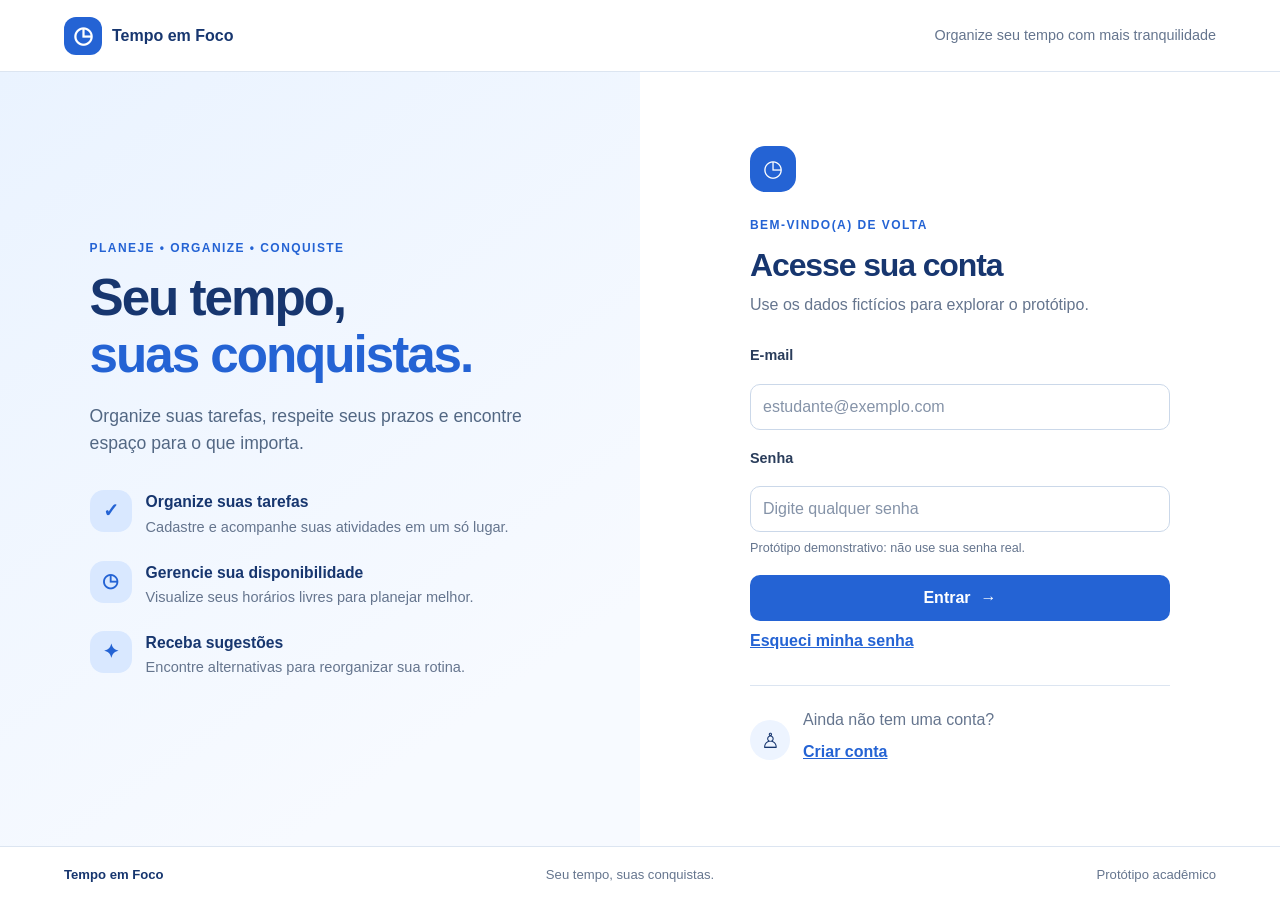
<file: index.html>
<!DOCTYPE html>
<html lang="pt-BR">
<head>
  <meta charset="UTF-8">
  <meta name="viewport" content="width=device-width, initial-scale=1.0">
  <meta name="description" content="Tempo em Foco: organize tarefas, prazos e disponibilidade.">
  <title>Tempo em Foco | Entrar</title>
  <link rel="stylesheet" href="style.css">
</head>
<body>
  <header class="topbar">
    <a class="brand brand-small" href="index.html">
      <span class="brand-icon">◷</span> Tempo em Foco
    </a>
    <span class="top-note">Organize seu tempo com mais tranquilidade</span>
  </header>

  <main class="login-layout">
    <section class="welcome-panel">
      <div class="eyebrow">PLANEJE • ORGANIZE • CONQUISTE</div>
      <h1>Seu tempo,<br><span>suas conquistas.</span></h1>
      <p class="lead">
        Organize suas tarefas, respeite seus prazos e encontre espaço para o que importa.
      </p>

      <div class="feature-list">
        <article class="feature">
          <span class="feature-icon">✓</span>
          <div>
            <h2>Organize suas tarefas</h2>
            <p>Cadastre e acompanhe suas atividades em um só lugar.</p>
          </div>
        </article>

        <article class="feature">
          <span class="feature-icon">◷</span>
          <div>
            <h2>Gerencie sua disponibilidade</h2>
            <p>Visualize seus horários livres para planejar melhor.</p>
          </div>
        </article>

        <article class="feature">
          <span class="feature-icon">✦</span>
          <div>
            <h2>Receba sugestões</h2>
            <p>Encontre alternativas para reorganizar sua rotina.</p>
          </div>
        </article>
      </div>
    </section>

    <section class="login-panel" aria-labelledby="login-title">
      <div class="login-card">
        <div class="mini-logo">◷</div>
        <p class="eyebrow">BEM-VINDO(A) DE VOLTA</p>
        <h2 id="login-title">Acesse sua conta</h2>
        <p class="muted">Use os dados fictícios para explorar o protótipo.</p>

        <form id="login-form">
          <label for="email">E-mail</label>
          <input
            id="email"
            name="email"
            type="email"
            autocomplete="username"
            placeholder="estudante@exemplo.com"
            required
          >

          <label for="senha">Senha</label>
          <input
            id="senha"
            name="senha"
            type="password"
            autocomplete="current-password"
            placeholder="Digite qualquer senha"
            required
          >

          <p class="form-hint">Protótipo demonstrativo: não use sua senha real.</p>

          <p id="login-error" class="error-message" role="alert" hidden>
            Preencha um e-mail válido e uma senha para continuar.
          </p>

          <button class="button button-primary button-full" type="submit">
            Entrar <span aria-hidden="true">→</span>
          </button>
        </form>

        <button class="text-button" type="button" id="forgot-button">
          Esqueci minha senha
        </button>

        <p id="forgot-message" class="inline-message" role="status" hidden>
          Recuperação de senha não implementada neste protótipo.
        </p>

        <div class="login-bottom">
          <span class="avatar-icon" aria-hidden="true">♙</span>
          <div>
            <span class="muted">Ainda não tem uma conta?</span><br>
            <button class="link-button" id="signup-button" type="button">
              Criar conta
            </button>
          </div>
        </div>

        <p id="signup-message" class="inline-message" role="status" hidden>
          O cadastro de usuários será implementado em uma etapa futura.
        </p>
      </div>
    </section>
  </main>

  <footer class="footer">
    <span>Tempo em Foco</span>
    <span>Seu tempo, suas conquistas.</span>
    <span>Protótipo acadêmico</span>
  </footer>

  <script>
    const form = document.getElementById('login-form');

    form.addEventListener('submit', (event) => {
      event.preventDefault();

      if (!form.reportValidity()) {
        document.getElementById('login-error').hidden = false;
        return;
      }

      // Demonstração: não autentica usuários reais.
      window.location.href = 'tarefas.html';
    });

    document.getElementById('forgot-button').addEventListener('click', () => {
      document.getElementById('forgot-message').hidden = false;
    });

    document.getElementById('signup-button').addEventListener('click', () => {
      document.getElementById('signup-message').hidden = false;
    });
  </script>
</body>
</html>
</file>
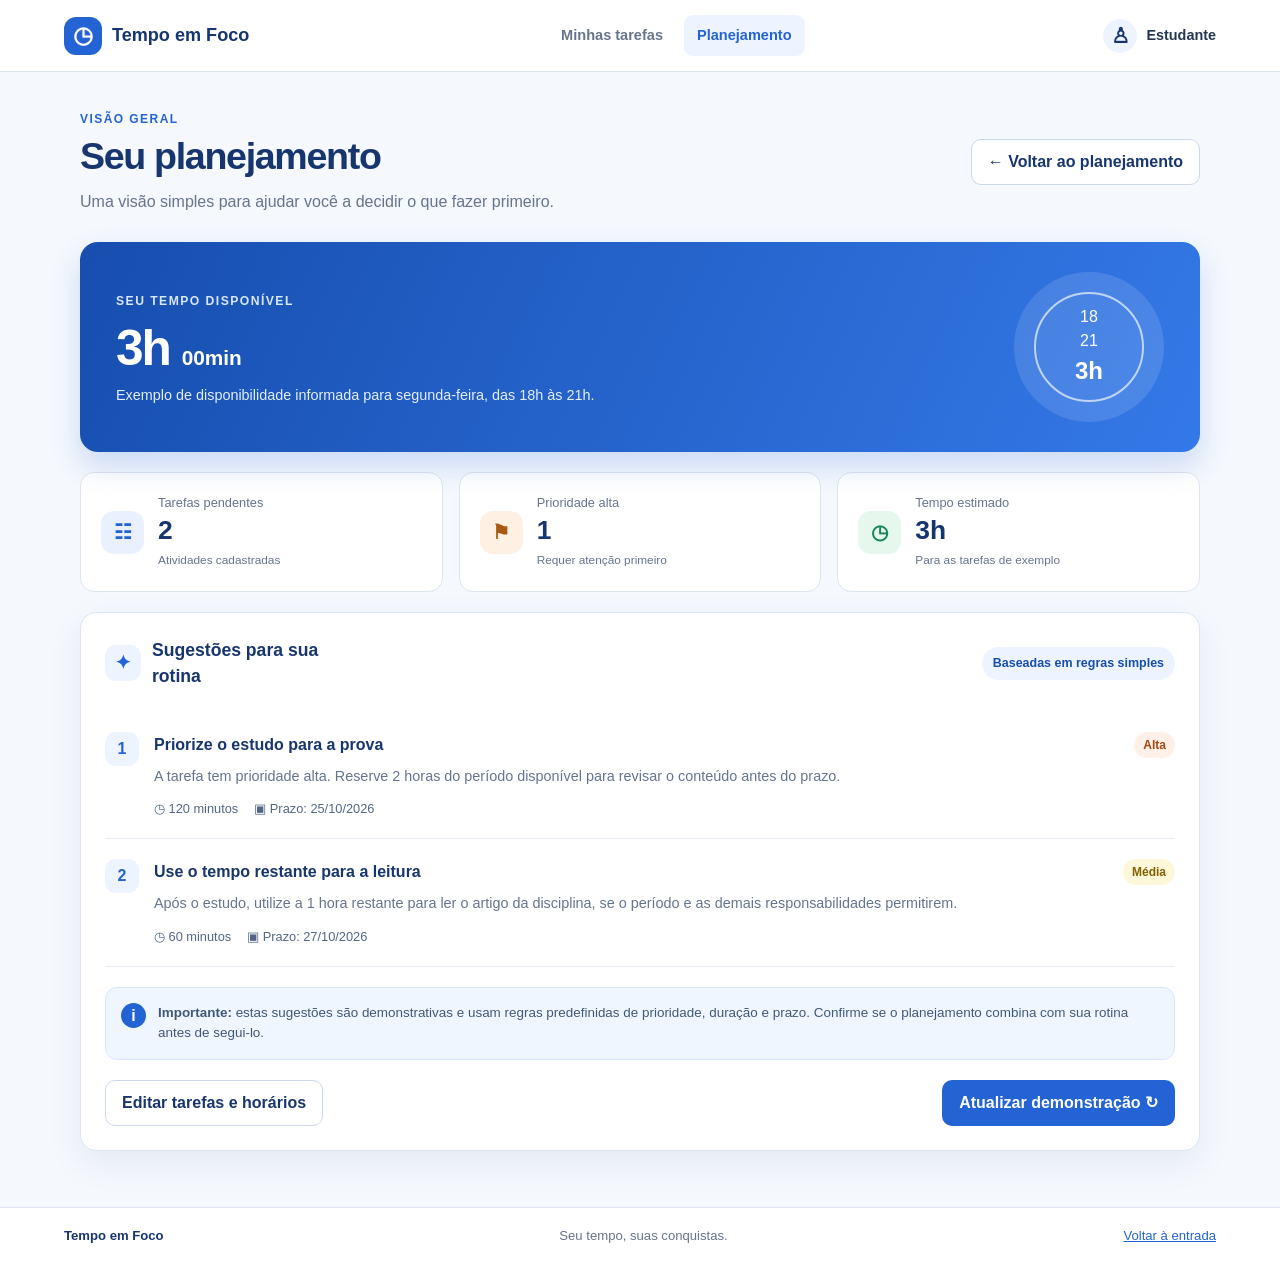
<file: sugestoes.html>
<!DOCTYPE html>
<html lang="pt-BR">
<head>
  <meta charset="UTF-8">
  <meta name="viewport" content="width=device-width, initial-scale=1.0">
  <meta name="description" content="Veja uma demonstração de planejamento e sugestões de tarefas.">
  <title>Tempo em Foco | Planejamento</title>
  <link rel="stylesheet" href="style.css">
</head>
<body>
  <header class="app-header">
    <a class="brand" href="index.html">
      <span class="brand-icon">◷</span> Tempo em Foco
    </a>

    <nav class="main-nav" aria-label="Navegação principal">
      <a class="nav-link" href="tarefas.html">Minhas tarefas</a>
      <a class="nav-link active" href="sugestoes.html" aria-current="page">Planejamento</a>
    </nav>

    <a class="profile-pill" href="index.html">
      <span class="avatar-icon">♙</span>
      <span>Estudante</span>
    </a>
  </header>

  <main class="page-shell">
    <div class="page-heading">
      <div>
        <p class="eyebrow">VISÃO GERAL</p>
        <h1>Seu planejamento</h1>
        <p class="muted">Uma visão simples para ajudar você a decidir o que fazer primeiro.</p>
      </div>
      <a class="button button-secondary" href="tarefas.html">
        ← Voltar ao planejamento
      </a>
    </div>

    <section class="welcome-summary">
      <div>
        <span class="summary-kicker">SEU TEMPO DISPONÍVEL</span>
        <div class="time-amount">3h <span>00min</span></div>
        <p>Exemplo de disponibilidade informada para segunda-feira, das 18h às 21h.</p>
      </div>

      <div class="summary-graphic" aria-hidden="true">
        <div class="clock-face">
          <span>18</span>
          <span>21</span>
          <b>3h</b>
        </div>
      </div>
    </section>

    <section class="stats-grid" aria-label="Resumo das tarefas">
      <article class="stat-card">
        <span class="stat-icon blue">☷</span>
        <div>
          <p>Tarefas pendentes</p>
          <strong>2</strong>
          <small>Atividades cadastradas</small>
        </div>
      </article>

      <article class="stat-card">
        <span class="stat-icon orange">⚑</span>
        <div>
          <p>Prioridade alta</p>
          <strong>1</strong>
          <small>Requer atenção primeiro</small>
        </div>
      </article>

      <article class="stat-card">
        <span class="stat-icon green">◷</span>
        <div>
          <p>Tempo estimado</p>
          <strong>3h</strong>
          <small>Para as tarefas de exemplo</small>
        </div>
      </article>
    </section>

    <section class="panel" aria-labelledby="suggestion-title">
      <div class="panel-heading">
        <div>
          <span class="section-icon">✦</span>
          <h2 id="suggestion-title">Sugestões para sua rotina</h2>
        </div>
        <span class="date-chip">Baseadas em regras simples</span>
      </div>

      <article class="suggestion-card">
        <div class="suggestion-number">1</div>
        <div class="suggestion-content">
          <div class="suggestion-title-row">
            <h3>Priorize o estudo para a prova</h3>
            <span class="priority priority-high">Alta</span>
          </div>
          <p>
            A tarefa tem prioridade alta. Reserve 2 horas do período disponível
            para revisar o conteúdo antes do prazo.
          </p>
          <div class="suggestion-meta">
            <span>◷ 120 minutos</span>
            <span>▣ Prazo: 25/10/2026</span>
          </div>
        </div>
      </article>

      <article class="suggestion-card">
        <div class="suggestion-number">2</div>
        <div class="suggestion-content">
          <div class="suggestion-title-row">
            <h3>Use o tempo restante para a leitura</h3>
            <span class="priority priority-medium">Média</span>
          </div>
          <p>
            Após o estudo, utilize a 1 hora restante para ler o artigo da
            disciplina, se o período e as demais responsabilidades permitirem.
          </p>
          <div class="suggestion-meta">
            <span>◷ 60 minutos</span>
            <span>▣ Prazo: 27/10/2026</span>
          </div>
        </div>
      </article>

      <div class="notice-box">
        <span class="notice-icon">i</span>
        <p>
          <strong>Importante:</strong> estas sugestões são demonstrativas e usam
          regras predefinidas de prioridade, duração e prazo. Confirme se o
          planejamento combina com sua rotina antes de segui-lo.
        </p>
      </div>

      <div id="action-feedback" class="inline-message" role="status" hidden></div>

      <div class="panel-actions">
        <a class="button button-secondary" href="tarefas.html">
          Editar tarefas e horários
        </a>
        <button class="button button-primary" id="refresh-button" type="button">
          Atualizar demonstração ↻
        </button>
      </div>
    </section>
  </main>

  <footer class="footer">
    <span>Tempo em Foco</span>
    <span>Seu tempo, suas conquistas.</span>
    <a href="index.html">Voltar à entrada</a>
  </footer>

  <script>
    document.getElementById('refresh-button').addEventListener('click', () => {
      const feedback = document.getElementById('action-feedback');

      feedback.textContent =
        'Demonstração atualizada. Para recalcular com outros dados, volte à tela de tarefas e ajuste as informações.';

      feedback.hidden = false;
    });
  </script>
</body>
</html>
</file>
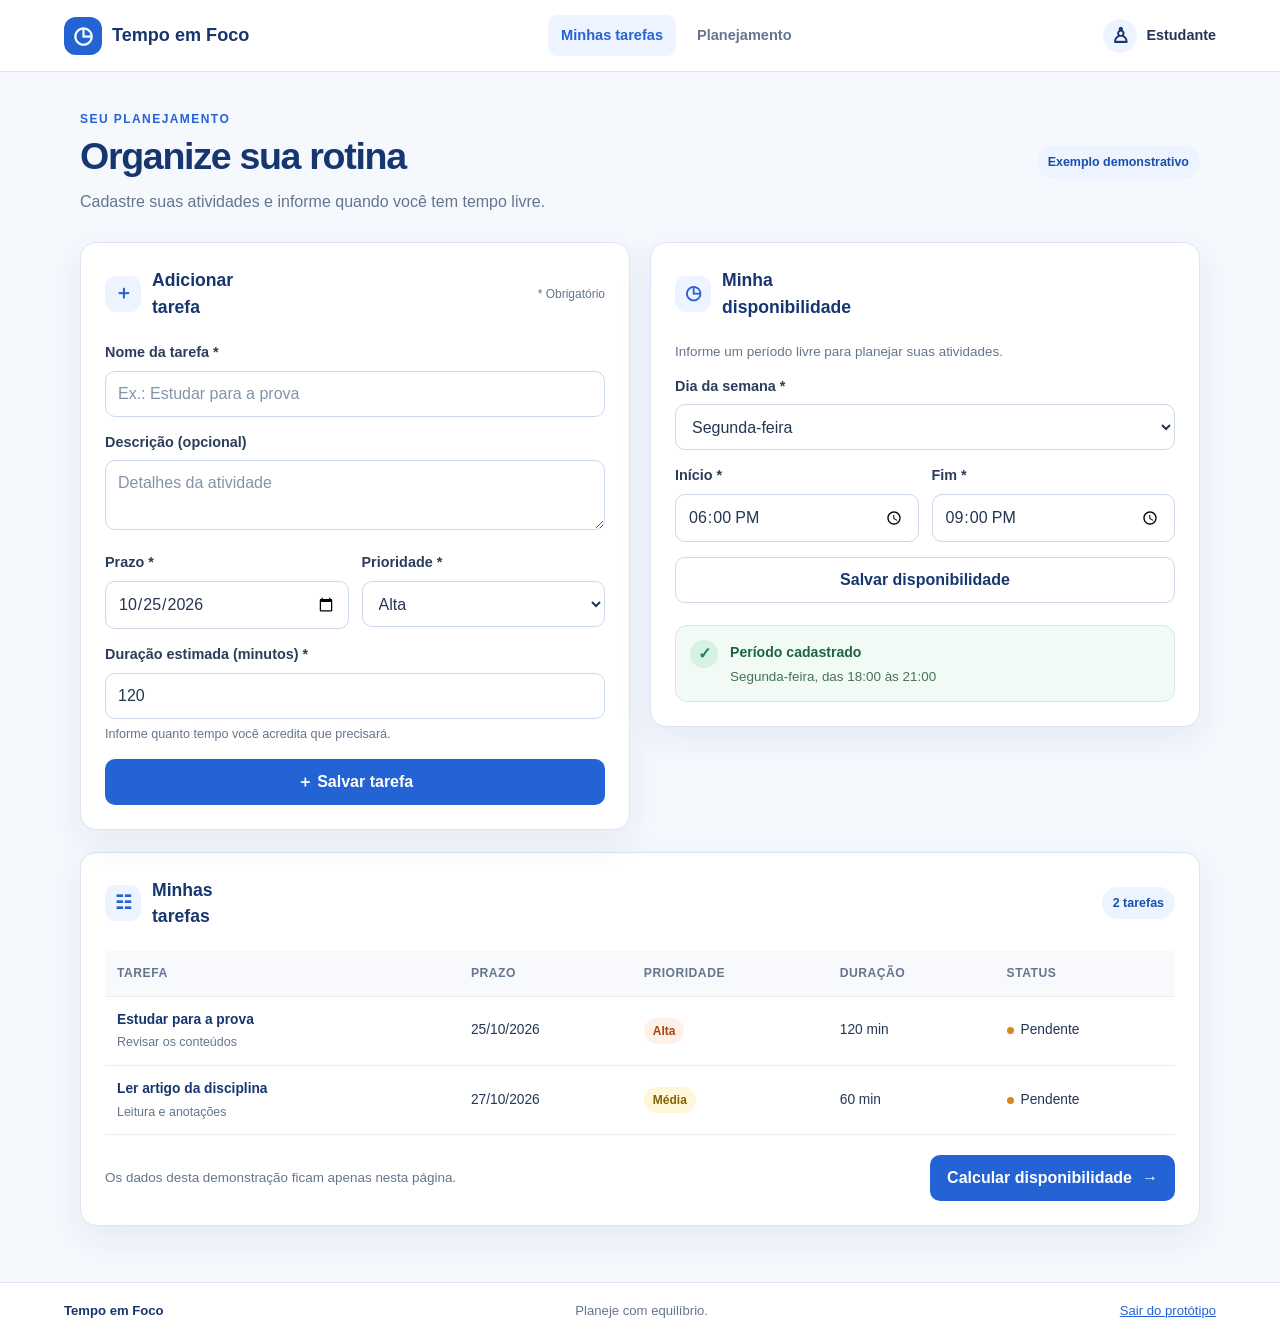
<file: tarefas.html>
<!DOCTYPE html>
<html lang="pt-BR">
<head>
  <meta charset="UTF-8">
  <meta name="viewport" content="width=device-width, initial-scale=1.0">
  <meta name="description" content="Gerencie tarefas e horários disponíveis no Tempo em Foco.">
  <title>Tempo em Foco | Tarefas</title>
  <link rel="stylesheet" href="style.css">
</head>
<body>
  <header class="app-header">
    <a class="brand" href="index.html">
      <span class="brand-icon">◷</span> Tempo em Foco
    </a>

    <nav class="main-nav" aria-label="Navegação principal">
      <a class="nav-link active" href="tarefas.html" aria-current="page">Minhas tarefas</a>
      <a class="nav-link" href="sugestoes.html">Planejamento</a>
    </nav>

    <a class="profile-pill" href="index.html">
      <span class="avatar-icon">♙</span>
      <span>Estudante</span>
    </a>
  </header>

  <main class="page-shell">
    <div class="page-heading">
      <div>
        <p class="eyebrow">SEU PLANEJAMENTO</p>
        <h1>Organize sua rotina</h1>
        <p class="muted">Cadastre suas atividades e informe quando você tem tempo livre.</p>
      </div>
      <span class="date-chip">Exemplo demonstrativo</span>
    </div>

    <div class="content-grid">
      <section class="panel" aria-labelledby="task-form-title">
        <div class="panel-heading">
          <div>
            <span class="section-icon">＋</span>
            <h2 id="task-form-title">Adicionar tarefa</h2>
          </div>
          <span class="required-note">* Obrigatório</span>
        </div>

        <form id="task-form" class="stack-form">
          <div>
            <label for="titulo">Nome da tarefa *</label>
            <input id="titulo" name="titulo" maxlength="150"
              placeholder="Ex.: Estudar para a prova" required>
          </div>

          <div>
            <label for="descricao">Descrição (opcional)</label>
            <textarea id="descricao" name="descricao" rows="2"
              placeholder="Detalhes da atividade"></textarea>
          </div>

          <div class="form-row">
            <div>
              <label for="prazo">Prazo *</label>
              <input id="prazo" name="prazo" type="date"
                value="2026-10-25" required>
            </div>
            <div>
              <label for="prioridade">Prioridade *</label>
              <select id="prioridade" name="prioridade">
                <option value="Alta">Alta</option>
                <option value="Média">Média</option>
                <option value="Baixa">Baixa</option>
              </select>
            </div>
          </div>

          <div>
            <label for="duracao">Duração estimada (minutos) *</label>
            <input id="duracao" name="duracao" type="number"
              min="1" max="1440" value="120" required>
            <small class="field-help">Informe quanto tempo você acredita que precisará.</small>
          </div>

          <button class="button button-primary button-full" type="submit">
            ＋ Salvar tarefa
          </button>

          <p id="task-feedback" class="inline-message" role="status" hidden></p>
        </form>
      </section>

      <section class="panel" aria-labelledby="availability-title">
        <div class="panel-heading">
          <div>
            <span class="section-icon">◷</span>
            <h2 id="availability-title">Minha disponibilidade</h2>
          </div>
        </div>

        <p class="muted small-copy">Informe um período livre para planejar suas atividades.</p>

        <form id="availability-form" class="stack-form">
          <div>
            <label for="dia">Dia da semana *</label>
            <select id="dia" name="dia">
              <option>Segunda-feira</option>
              <option>Terça-feira</option>
              <option>Quarta-feira</option>
              <option>Quinta-feira</option>
              <option>Sexta-feira</option>
              <option>Sábado</option>
              <option>Domingo</option>
            </select>
          </div>

          <div class="form-row">
            <div>
              <label for="inicio">Início *</label>
              <input id="inicio" type="time" value="18:00" required>
            </div>
            <div>
              <label for="fim">Fim *</label>
              <input id="fim" type="time" value="21:00" required>
            </div>
          </div>

          <button class="button button-secondary button-full" type="submit">
            Salvar disponibilidade
          </button>

          <p id="availability-feedback" class="inline-message" role="status" hidden></p>
        </form>

        <div class="availability-summary">
          <span class="summary-icon">✓</span>
          <div>
            <strong>Período cadastrado</strong>
            <p id="availability-summary-text">Segunda-feira, das 18:00 às 21:00</p>
          </div>
        </div>
      </section>
    </div>

    <section class="panel task-list-panel" aria-labelledby="list-title">
      <div class="panel-heading">
        <div>
          <span class="section-icon">☷</span>
          <h2 id="list-title">Minhas tarefas</h2>
        </div>
        <span class="count-chip" id="task-count">2 tarefas</span>
      </div>

      <div class="table-wrap">
        <table>
          <thead>
            <tr>
              <th scope="col">Tarefa</th>
              <th scope="col">Prazo</th>
              <th scope="col">Prioridade</th>
              <th scope="col">Duração</th>
              <th scope="col">Status</th>
            </tr>
          </thead>
          <tbody id="task-list">
            <tr>
              <td>
                <strong>Estudar para a prova</strong>
                <small>Revisar os conteúdos</small>
              </td>
              <td>25/10/2026</td>
              <td><span class="priority priority-high">Alta</span></td>
              <td>120 min</td>
              <td><span class="status-dot"></span>Pendente</td>
            </tr>
            <tr>
              <td>
                <strong>Ler artigo da disciplina</strong>
                <small>Leitura e anotações</small>
              </td>
              <td>27/10/2026</td>
              <td><span class="priority priority-medium">Média</span></td>
              <td>60 min</td>
              <td><span class="status-dot"></span>Pendente</td>
            </tr>
          </tbody>
        </table>
      </div>

      <div class="panel-actions">
        <span class="muted small-copy">Os dados desta demonstração ficam apenas nesta página.</span>
        <a class="button button-primary" href="sugestoes.html">
          Calcular disponibilidade <span aria-hidden="true">→</span>
        </a>
      </div>
    </section>
  </main>

  <footer class="footer">
    <span>Tempo em Foco</span>
    <span>Planeje com equilíbrio.</span>
    <a href="index.html">Sair do protótipo</a>
  </footer>

  <script>
    const taskForm = document.getElementById('task-form');
    const taskList = document.getElementById('task-list');
    let taskCount = 2;

    taskForm.addEventListener('submit', (event) => {
      event.preventDefault();

      if (!taskForm.reportValidity()) return;

      const title = document.getElementById('titulo').value.trim();
      const dateValue = document.getElementById('prazo').value;
      const date = dateValue
        ? new Date(dateValue + 'T12:00:00').toLocaleDateString('pt-BR')
        : 'Sem prazo';
      const priority = document.getElementById('prioridade').value;
      const duration = Number(document.getElementById('duracao').value);

      if (!title || duration < 1) return;

      const row = document.createElement('tr');

      const cell = (content) => {
        const td = document.createElement('td');
        td.textContent = content;
        return td;
      };

      const titleCell = document.createElement('td');
      const strong = document.createElement('strong');
      strong.textContent = title;
      titleCell.appendChild(strong);

      const priorityCell = document.createElement('td');
      const badge = document.createElement('span');
      badge.className = 'priority ' +
        (priority === 'Alta' ? 'priority-high' :
        priority === 'Média' ? 'priority-medium' : 'priority-low');
      badge.textContent = priority;
      priorityCell.appendChild(badge);

      const statusCell = document.createElement('td');
      const dot = document.createElement('span');
      dot.className = 'status-dot';
      statusCell.append(dot, document.createTextNode('Pendente'));

      row.append(
        titleCell,
        cell(date),
        priorityCell,
        cell(duration + ' min'),
        statusCell
      );

      taskList.appendChild(row);
      taskCount++;

      document.getElementById('task-count').textContent =
        taskCount + (taskCount === 1 ? ' tarefa' : ' tarefas');

      const feedback = document.getElementById('task-feedback');
      feedback.textContent = 'Tarefa adicionada à lista de demonstração.';
      feedback.hidden = false;
      taskForm.reset();
    });

    document.getElementById('availability-form').addEventListener('submit', (event) => {
      event.preventDefault();

      const start = document.getElementById('inicio').value;
      const end = document.getElementById('fim').value;
      const feedback = document.getElementById('availability-feedback');

      if (!start || !end || start >= end) {
        feedback.textContent =
          'Informe um horário final posterior ao horário inicial.';
        feedback.className = 'inline-message error-message';
        feedback.hidden = false;
        return;
      }

      const day = document.getElementById('dia').value;

      document.getElementById('availability-summary-text').textContent =
        day + ', das ' + start + ' às ' + end;

      feedback.textContent =
        'Disponibilidade atualizada nesta demonstração.';
      feedback.className = 'inline-message';
      feedback.hidden = false;
    });
  </script>
</body>
</html>
</file>
<file: style.css>
:root {
  --navy: #17366f;
  --blue: #2463d4;
  --blue-dark: #174eaf;
  --blue-soft: #edf4ff;
  --text: #233653;
  --muted: #65758e;
  --border: #dce5f1;
  --surface: #ffffff;
  --page: #f5f8fd;
  --green: #16865d;
  --orange: #a85a13;
  --shadow: 0 12px 34px rgba(32, 67, 125, .08);
}

* {
  box-sizing: border-box;
}

html {
  min-width: 320px;
}

body {
  margin: 0;
  color: var(--text);
  background: var(--page);
  font-family: Inter, Arial, sans-serif;
  line-height: 1.5;
}

a {
  color: var(--blue);
}

button,
input,
textarea,
select {
  font: inherit;
}

:focus-visible {
  outline: 3px solid #e39b25;
  outline-offset: 3px;
}

/* Cabeçalhos e identidade visual */

.topbar,
.app-header {
  min-height: 72px;
  display: flex;
  align-items: center;
  justify-content: space-between;
  gap: 22px;
  padding: 14px clamp(20px, 5vw, 72px);
  background: #fff;
  border-bottom: 1px solid var(--border);
}

.brand {
  display: inline-flex;
  align-items: center;
  gap: 10px;
  color: var(--navy);
  font-size: 1.13rem;
  font-weight: 800;
  text-decoration: none;
  white-space: nowrap;
}

.brand-icon,
.mini-logo {
  display: inline-grid;
  place-items: center;
  width: 38px;
  height: 38px;
  color: #fff;
  background: var(--blue);
  border-radius: 12px;
  font-size: 1.45rem;
}

.brand-small {
  font-size: 1rem;
}

.top-note,
.muted {
  color: var(--muted);
}

.top-note {
  font-size: .9rem;
}

.eyebrow {
  color: var(--blue);
  font-size: .75rem;
  font-weight: 800;
  letter-spacing: .12em;
  margin: 0 0 12px;
}

/* Tela 1: entrada */

.login-layout {
  display: grid;
  grid-template-columns: 1fr 1fr;
  min-height: calc(100vh - 126px);
  background: white;
}

.welcome-panel {
  padding: clamp(38px, 6vw, 82px) clamp(28px, 7vw, 100px);
  background: linear-gradient(145deg, #eaf3ff 0%, #f7faff 80%);
  display: flex;
  flex-direction: column;
  justify-content: center;
}

.welcome-panel h1 {
  color: var(--navy);
  font-size: clamp(2.2rem, 4vw, 3.5rem);
  line-height: 1.12;
  letter-spacing: -.04em;
  margin: 0 0 20px;
}

.welcome-panel h1 span {
  color: var(--blue);
}

.lead {
  color: #526783;
  max-width: 490px;
  font-size: 1.1rem;
  margin: 0 0 34px;
}

.feature-list {
  display: grid;
  gap: 22px;
  max-width: 500px;
}

.feature {
  display: flex;
  align-items: flex-start;
  gap: 14px;
}

.feature-icon {
  display: grid;
  place-items: center;
  flex: 0 0 42px;
  height: 42px;
  border-radius: 14px;
  color: var(--blue);
  background: #d9e8ff;
  font-size: 1.2rem;
  font-weight: 800;
}

.feature h2 {
  font-size: .98rem;
  color: var(--navy);
  margin: 0 0 3px;
}

.feature p {
  margin: 0;
  color: var(--muted);
  font-size: .91rem;
}

.login-panel {
  display: grid;
  place-items: center;
  padding: 42px 24px;
}

.login-card {
  width: min(100%, 420px);
}

.mini-logo {
  width: 46px;
  height: 46px;
  border-radius: 15px;
  margin-bottom: 24px;
}

.login-card h2 {
  font-size: 2rem;
  line-height: 1.2;
  color: var(--navy);
  letter-spacing: -.035em;
  margin: 0 0 9px;
}

.login-card > .muted {
  margin: 0 0 28px;
}

/* Formulários e botões */

label {
  display: block;
  color: #2a3d5b;
  font-size: .9rem;
  font-weight: 700;
  margin: 0 0 7px;
}

input,
textarea,
select {
  width: 100%;
  min-height: 46px;
  border: 1px solid #cbd8e9;
  border-radius: 10px;
  background: #fff;
  padding: 10px 12px;
  color: var(--text);
}

input::placeholder,
textarea::placeholder {
  color: #8593a8;
}

input:focus,
textarea:focus,
select:focus {
  border-color: var(--blue);
  outline: 3px solid #d9e8ff;
}

.login-card form {
  display: grid;
  gap: 10px;
}

.login-card form label:not(:first-child) {
  margin-top: 8px;
}

.form-hint,
.field-help {
  color: var(--muted);
  font-size: .79rem;
  margin: -3px 0 7px;
}

.button {
  min-height: 44px;
  display: inline-flex;
  align-items: center;
  justify-content: center;
  gap: 10px;
  border: 1px solid transparent;
  border-radius: 10px;
  padding: 10px 16px;
  font-weight: 750;
  text-decoration: none;
  cursor: pointer;
  transition: background .15s ease, transform .15s ease;
}

.button:hover {
  transform: translateY(-1px);
}

.button-primary {
  color: white;
  background: var(--blue);
}

.button-primary:hover {
  background: var(--blue-dark);
}

.button-secondary {
  color: var(--navy);
  background: white;
  border-color: #cbd8e9;
}

.button-secondary:hover {
  background: var(--blue-soft);
}

.button-full {
  width: 100%;
}

.text-button,
.link-button {
  display: inline-block;
  width: fit-content;
  border: 0;
  background: transparent;
  color: var(--blue);
  padding: 8px 0;
  text-decoration: underline;
  cursor: pointer;
  font-weight: 650;
}

.login-bottom {
  display: flex;
  align-items: center;
  gap: 13px;
  border-top: 1px solid var(--border);
  margin-top: 24px;
  padding-top: 22px;
}

.avatar-icon {
  display: inline-grid;
  place-items: center;
  width: 40px;
  height: 40px;
  flex: 0 0 40px;
  border-radius: 50%;
  background: var(--blue-soft);
  color: var(--navy);
  font-size: 1.3rem;
}

/* Mensagens de confirmação e erro */

.inline-message,
.error-message {
  padding: 10px 12px;
  border-radius: 9px;
  font-size: .88rem;
  margin: 10px 0 0;
  background: #eaf8f0;
  color: #17633f;
  border: 1px solid #bce7cd;
}

.error-message {
  color: #9c2e2e;
  background: #fff0f0;
  border-color: #f1c4c4;
}

[hidden] {
  display: none !important;
}

/* Navegação das telas 2 e 3 */

.app-header {
  position: sticky;
  top: 0;
  z-index: 5;
}

.main-nav {
  display: flex;
  align-items: center;
  gap: 8px;
}

.nav-link {
  text-decoration: none;
  color: var(--muted);
  padding: 10px 13px;
  border-radius: 9px;
  font-weight: 650;
  font-size: .91rem;
}

.nav-link:hover,
.nav-link.active {
  color: var(--blue);
  background: var(--blue-soft);
}

.profile-pill {
  display: flex;
  align-items: center;
  gap: 9px;
  text-decoration: none;
  color: var(--text);
  font-size: .9rem;
  font-weight: 650;
}

.profile-pill .avatar-icon {
  width: 34px;
  height: 34px;
  flex-basis: 34px;
}

/* Conteúdo geral */

.page-shell {
  width: min(1120px, calc(100% - 40px));
  margin: 0 auto;
  padding: 38px 0 56px;
}

.page-heading {
  display: flex;
  justify-content: space-between;
  align-items: center;
  gap: 24px;
  margin-bottom: 28px;
}

.page-heading h1 {
  color: var(--navy);
  font-size: clamp(1.8rem, 3vw, 2.35rem);
  letter-spacing: -.035em;
  margin: 0 0 6px;
}

.page-heading p {
  margin-top: 0;
  margin-bottom: 0;
}

.date-chip,
.count-chip {
  display: inline-flex;
  align-items: center;
  white-space: nowrap;
  padding: 7px 11px;
  color: var(--blue-dark);
  background: var(--blue-soft);
  border-radius: 999px;
  font-size: .78rem;
  font-weight: 750;
}

/* Cartões e formulários da Tela 2 */

.content-grid {
  display: grid;
  grid-template-columns: 1fr 1fr;
  gap: 20px;
  align-items: start;
}

.panel {
  min-width: 0;
  background: var(--surface);
  border: 1px solid var(--border);
  border-radius: 16px;
  padding: 24px;
  box-shadow: var(--shadow);
}

.panel-heading {
  display: flex;
  justify-content: space-between;
  align-items: center;
  gap: 14px;
  margin-bottom: 22px;
}

.panel-heading > div {
  display: flex;
  align-items: center;
  gap: 11px;
  min-width: 0;
}

.panel-heading h2 {
  color: var(--navy);
  font-size: 1.1rem;
  margin: 0;
}

.section-icon {
  display: grid;
  place-items: center;
  flex: 0 0 36px;
  height: 36px;
  border-radius: 11px;
  background: var(--blue-soft);
  color: var(--blue);
  font-weight: 800;
  font-size: 1.2rem;
}

.required-note {
  color: var(--muted);
  font-size: .75rem;
}

.stack-form {
  display: grid;
  gap: 15px;
}

.stack-form textarea {
  resize: vertical;
}

.form-row {
  display: grid;
  grid-template-columns: 1fr 1fr;
  gap: 13px;
}

.field-help {
  display: block;
  margin: 6px 0 0;
}

.small-copy {
  font-size: .84rem;
}

.availability-summary {
  display: flex;
  gap: 12px;
  align-items: flex-start;
  background: #f1faf5;
  border: 1px solid #d0eddd;
  padding: 14px;
  border-radius: 12px;
  margin-top: 22px;
}

.summary-icon {
  display: grid;
  place-items: center;
  width: 28px;
  height: 28px;
  flex: 0 0 28px;
  border-radius: 50%;
  background: #d6f2e1;
  color: var(--green);
  font-weight: 800;
}

.availability-summary strong {
  color: #1c6445;
  font-size: .88rem;
}

.availability-summary p {
  margin: 3px 0 0;
  color: #47715c;
  font-size: .84rem;
}

/* Tabela de tarefas */

.task-list-panel {
  margin-top: 22px;
}

.table-wrap {
  overflow-x: auto;
}

table {
  width: 100%;
  border-collapse: collapse;
  text-align: left;
  font-size: .86rem;
}

th {
  color: var(--muted);
  background: #f7f9fc;
  font-size: .76rem;
  font-weight: 750;
  text-transform: uppercase;
  letter-spacing: .04em;
}

th,
td {
  padding: 13px 12px;
  border-bottom: 1px solid #e9eef5;
  white-space: nowrap;
}

td:first-child {
  white-space: normal;
  min-width: 190px;
}

td strong {
  color: var(--navy);
  display: block;
}

td small {
  display: block;
  color: var(--muted);
  font-size: .78rem;
  margin-top: 3px;
}

.priority {
  display: inline-flex;
  align-items: center;
  border-radius: 999px;
  padding: 4px 9px;
  font-size: .75rem;
  font-weight: 750;
}

.priority-high {
  background: #fff0e8;
  color: #a54713;
}

.priority-medium {
  background: #fff7d9;
  color: #826100;
}

.priority-low {
  background: #e8f7ee;
  color: #176d43;
}

.status-dot {
  display: inline-block;
  width: 7px;
  height: 7px;
  margin-right: 7px;
  border-radius: 50%;
  background: #d28a26;
}

.panel-actions {
  display: flex;
  justify-content: space-between;
  align-items: center;
  gap: 16px;
  margin-top: 20px;
}

/* Tela 3: resumo e sugestões */

.welcome-summary {
  display: flex;
  justify-content: space-between;
  align-items: center;
  overflow: hidden;
  position: relative;
  min-height: 205px;
  border-radius: 18px;
  padding: 30px 36px;
  color: #fff;
  background: linear-gradient(115deg, #174eaf, #3479e8);
  box-shadow: 0 14px 30px rgba(36, 99, 212, .2);
}

.summary-kicker {
  font-size: .76rem;
  letter-spacing: .12em;
  font-weight: 800;
  color: #d9e8ff;
}

.time-amount {
  font-size: 3.1rem;
  line-height: 1.15;
  font-weight: 850;
  letter-spacing: -.04em;
  margin: 8px 0;
}

.time-amount span {
  font-size: 1.3rem;
  font-weight: 650;
  letter-spacing: 0;
}

.welcome-summary p {
  margin: 0;
  color: #e4eeff;
  font-size: .9rem;
}

.summary-graphic {
  display: grid;
  place-items: center;
  width: 150px;
  height: 150px;
  border-radius: 50%;
  background: rgba(255, 255, 255, .12);
}

.clock-face {
  display: flex;
  flex-direction: column;
  justify-content: center;
  align-items: center;
  width: 110px;
  height: 110px;
  border: 2px solid rgba(255, 255, 255, .65);
  border-radius: 50%;
  color: white;
}

.clock-face b {
  font-size: 1.5rem;
}

.stats-grid {
  display: grid;
  grid-template-columns: repeat(3, 1fr);
  gap: 16px;
  margin: 20px 0;
}

.stat-card {
  display: flex;
  align-items: center;
  gap: 14px;
  padding: 20px;
  border-radius: 14px;
  background: #fff;
  border: 1px solid var(--border);
}

.stat-icon {
  display: grid;
  place-items: center;
  width: 43px;
  height: 43px;
  flex: 0 0 43px;
  border-radius: 13px;
  font-size: 1.25rem;
  font-weight: 800;
}

.stat-icon.blue {
  color: var(--blue);
  background: #e9f1ff;
}

.stat-icon.orange {
  color: var(--orange);
  background: #fff0e4;
}

.stat-icon.green {
  color: var(--green);
  background: #e6f7ed;
}

.stat-card p {
  color: var(--muted);
  font-size: .8rem;
  margin: 0;
}

.stat-card strong {
  display: block;
  color: var(--navy);
  font-size: 1.65rem;
  line-height: 1.3;
}

.stat-card small {
  color: var(--muted);
  font-size: .74rem;
}

.suggestion-card {
  display: flex;
  gap: 15px;
  padding: 20px 0;
  border-bottom: 1px solid #e9eef5;
}

.suggestion-number {
  display: grid;
  place-items: center;
  width: 34px;
  height: 34px;
  flex: 0 0 34px;
  border-radius: 11px;
  background: var(--blue-soft);
  color: var(--blue);
  font-weight: 850;
}

.suggestion-content {
  flex: 1;
  min-width: 0;
}

.suggestion-title-row {
  display: flex;
  justify-content: space-between;
  align-items: center;
  gap: 12px;
}

.suggestion-title-row h3 {
  color: var(--navy);
  font-size: 1rem;
  margin: 0;
}

.suggestion-content > p {
  color: var(--muted);
  font-size: .9rem;
  margin: 8px 0 12px;
}

.suggestion-meta {
  display: flex;
  flex-wrap: wrap;
  gap: 16px;
  color: #526783;
  font-size: .8rem;
}

.notice-box {
  display: flex;
  align-items: flex-start;
  gap: 12px;
  margin-top: 20px;
  padding: 15px;
  border-radius: 12px;
  background: #f0f6ff;
  border: 1px solid #d8e7ff;
}

.notice-icon {
  display: grid;
  place-items: center;
  width: 25px;
  height: 25px;
  flex: 0 0 25px;
  border-radius: 50%;
  background: var(--blue);
  color: #fff;
  font-weight: 800;
}

.notice-box p {
  margin: 0;
  color: #405978;
  font-size: .84rem;
}

/* Rodapé */

.footer {
  display: flex;
  justify-content: space-between;
  align-items: center;
  gap: 16px;
  padding: 18px clamp(20px, 5vw, 72px);
  background: #fff;
  color: var(--muted);
  border-top: 1px solid var(--border);
  font-size: .82rem;
}

.footer span:first-child {
  color: var(--navy);
  font-weight: 750;
}

/* Adaptação para tablets e celulares */

@media (max-width: 850px) {
  .login-layout {
    grid-template-columns: 1fr;
  }

  .welcome-panel {
    padding: 38px 28px;
  }

  .welcome-panel h1 {
    font-size: 2.5rem;
  }

  .feature-list {
    grid-template-columns: 1fr;
  }

  .login-panel {
    padding: 42px 24px;
  }

  .app-header {
    flex-wrap: wrap;
    gap: 10px;
  }

  .main-nav {
    order: 3;
    width: 100%;
  }

  .nav-link {
    flex: 1;
    text-align: center;
  }

  .content-grid {
    grid-template-columns: 1fr;
  }

  .stats-grid {
    grid-template-columns: 1fr;
  }

  .stat-card {
    padding: 15px;
  }
}

@media (max-width: 560px) {
  .topbar,
  .app-header {
    padding: 13px 18px;
  }

  .top-note {
    display: none;
  }

  .page-shell {
    width: calc(100% - 28px);
    padding-top: 26px;
  }

  .page-heading {
    align-items: flex-start;
    flex-direction: column;
    gap: 14px;
  }

  .page-heading .button {
    width: 100%;
  }

  .panel {
    padding: 18px;
  }

  .panel-heading {
    align-items: flex-start;
  }

  .form-row {
    grid-template-columns: 1fr;
  }

  .panel-actions {
    align-items: stretch;
    flex-direction: column;
  }

  .panel-actions .button {
    width: 100%;
  }

  .welcome-summary {
    padding: 24px;
    min-height: 170px;
  }

  .summary-graphic {
    width: 90px;
    height: 90px;
    flex: 0 0 90px;
  }

  .clock-face {
    width: 70px;
    height: 70px;
    font-size: .8rem;
  }

  .clock-face b {
    font-size: 1rem;
  }

  .time-amount {
    font-size: 2.5rem;
  }

  .time-amount span {
    font-size: 1rem;
  }

  .welcome-summary p {
    max-width: 220px;
    font-size: .8rem;
  }

  .suggestion-title-row {
    align-items: flex-start;
    flex-direction: column;
  }

  .profile-pill span:last-child {
    display: none;
  }

  .footer {
    align-items: flex-start;
    flex-direction: column;
    gap: 5px;
  }
}

@media (prefers-reduced-motion: reduce) {
  *,
  *::before,
  *::after {
    scroll-behavior: auto !important;
    transition-duration: .01ms !important;
    animation-duration: .01ms !important;
  }
}
</file>
